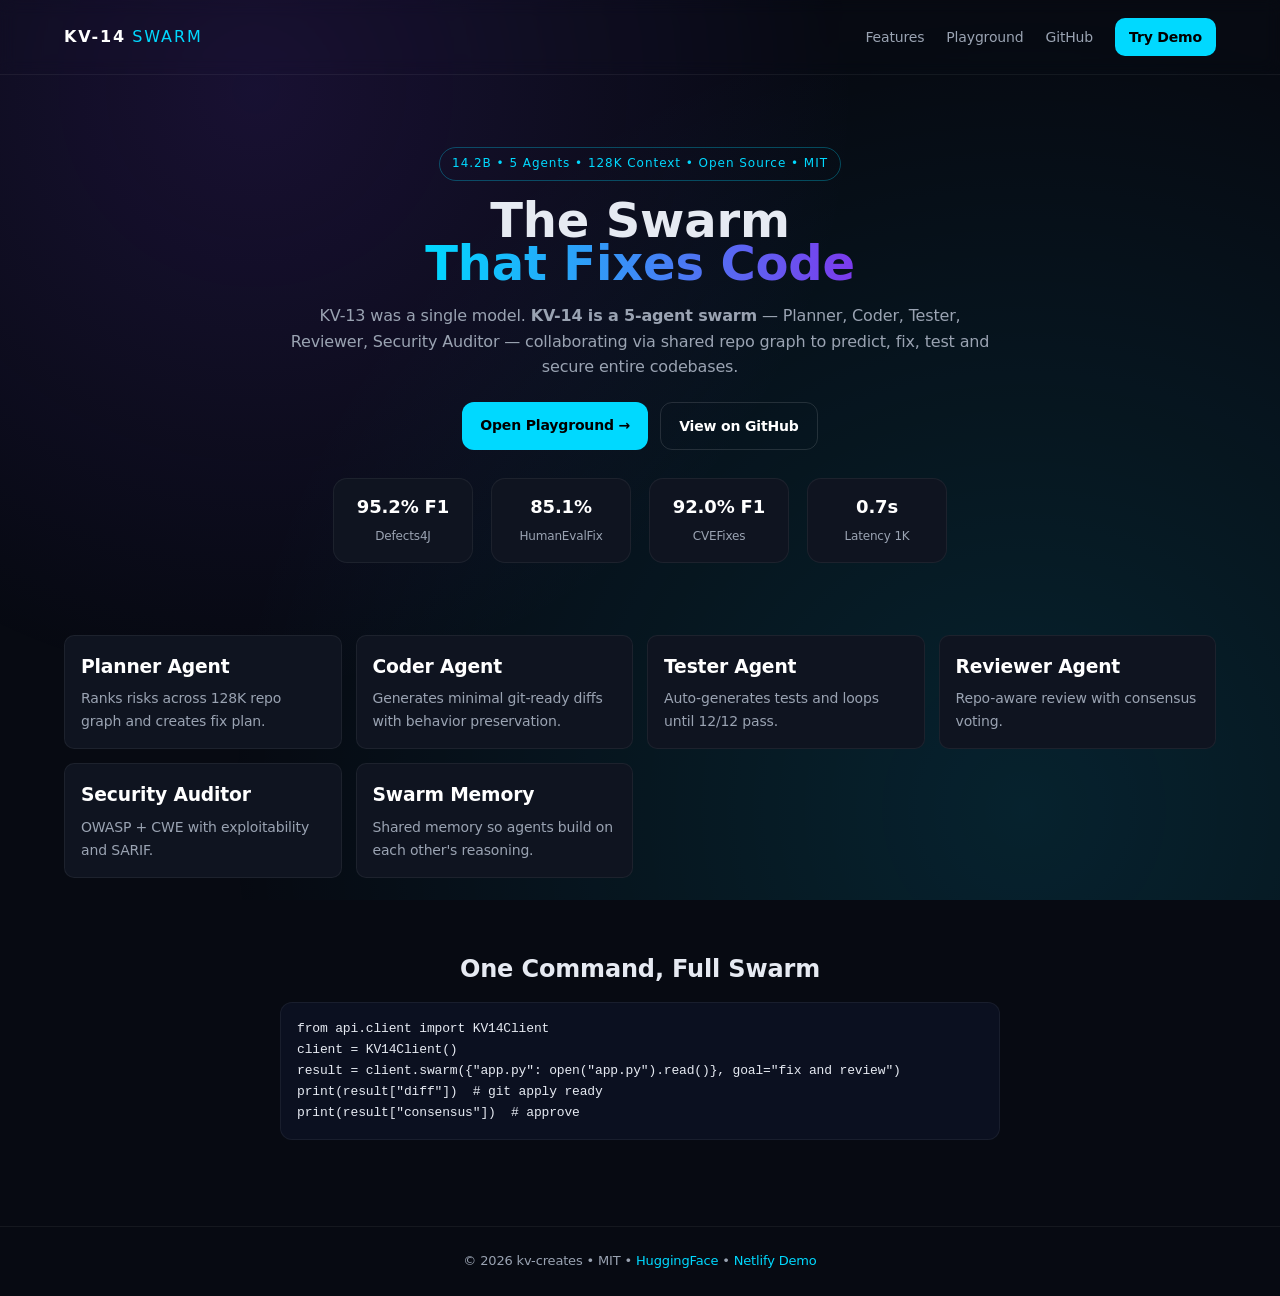
<file: website/index.html>
<!doctype html>
<html lang="en">
<head>
<meta charset="utf-8"/>
<meta name="viewport" content="width=device-width,initial-scale=1"/>
<title>KV-14 — Agentic Swarm Code Intelligence</title>
<link rel="stylesheet" href="style.css"/>
</head>
<body>
<div class="bg"></div>
<nav>
  <div class="logo">KV-14<span>SWARM</span></div>
  <div class="navlinks"><a href="#features">Features</a><a href="playground.html">Playground</a><a href="https://github.com/kv-creates/kv-14">GitHub</a><a class="cta" href="playground.html">Try Demo</a></div>
</nav>
<section class="hero">
  <div class="badge">14.2B • 5 Agents • 128K Context • Open Source • MIT</div>
  <h1>The Swarm<br/><span>That Fixes Code</span></h1>
  <p>KV-13 was a single model. <b>KV-14 is a 5-agent swarm</b> — Planner, Coder, Tester, Reviewer, Security Auditor — collaborating via shared repo graph to predict, fix, test and secure entire codebases.</p>
  <div class="hero-cta"><a class="btn primary" href="playground.html">Open Playground →</a><a class="btn ghost" href="https://github.com/kv-creates/kv-14">View on GitHub</a></div>
  <div class="stats"><div><b>95.2% F1</b><span>Defects4J</span></div><div><b>85.1%</b><span>HumanEvalFix</span></div><div><b>92.0% F1</b><span>CVEFixes</span></div><div><b>0.7s</b><span>Latency 1K</span></div></div>
</section>
<section id="features" class="grid">
  <div class="card"><h3>Planner Agent</h3><p>Ranks risks across 128K repo graph and creates fix plan.</p></div>
  <div class="card"><h3>Coder Agent</h3><p>Generates minimal git-ready diffs with behavior preservation.</p></div>
  <div class="card"><h3>Tester Agent</h3><p>Auto-generates tests and loops until 12/12 pass.</p></div>
  <div class="card"><h3>Reviewer Agent</h3><p>Repo-aware review with consensus voting.</p></div>
  <div class="card"><h3>Security Auditor</h3><p>OWASP + CWE with exploitability and SARIF.</p></div>
  <div class="card"><h3>Swarm Memory</h3><p>Shared memory so agents build on each other's reasoning.</p></div>
</section>
<section class="demo">
  <h2>One Command, Full Swarm</h2>
  <pre><code>from api.client import KV14Client
client = KV14Client()
result = client.swarm({"app.py": open("app.py").read()}, goal="fix and review")
print(result["diff"])  # git apply ready
print(result["consensus"])  # approve</code></pre>
</section>
<footer>© 2026 kv-creates • MIT • <a href="https://huggingface.co/kv-creates/KV-14">HuggingFace</a> • <a href="https://kv-14.netlify.app">Netlify Demo</a></footer>
<script src="app.js"></script>
</body>
</html>
<!-- minimalist meta: description, OG, main landmark -->
</file>
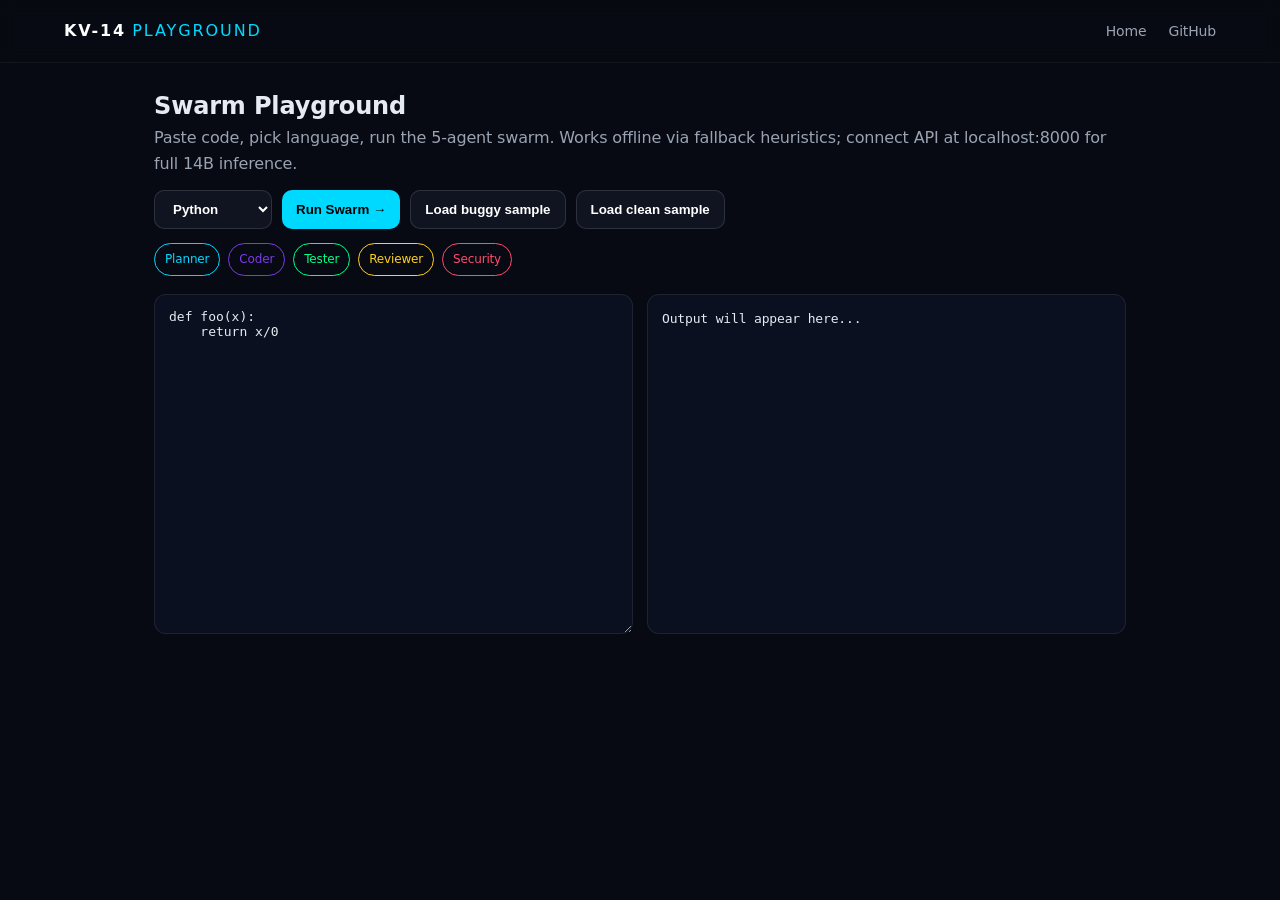
<file: website/playground.html>
<!doctype html>
<html lang="en">
<head>
<meta charset="utf-8"/>
<meta name="viewport" content="width=device-width,initial-scale=1"/>
<title>KV-14 Playground</title>
<link rel="stylesheet" href="style.css"/>
<style>
.play{max-width:1100px;margin:0 auto;padding:24px 5vw}
.editor{display:grid;grid-template-columns:1fr 1fr;gap:14px;margin-top:18px}
@media(max-width:900px){.editor{grid-template-columns:1fr}}
textarea,pre{background:#0B1020;border:1px solid rgba(255,255,255,.08);border-radius:12px;padding:14px;color:#E6EAF2;font-family:ui-monospace,monospace;font-size:13px;min-height:340px}
#output{white-space:pre-wrap}
.controls{display:flex;gap:10px;flex-wrap:wrap;margin:14px 0}
select,button{padding:10px 14px;border-radius:10px;border:1px solid rgba(255,255,255,.12);background:#0F1420;color:#fff;font-weight:600}
button.primary{background:#00D9FF;color:#000;border:none}
.agent-log{display:flex;gap:8px;flex-wrap:wrap;margin:12px 0}
.agent{padding:6px 10px;border-radius:999px;font-size:12px;border:1px solid rgba(255,255,255,.1)}
.agent.planner{border-color:#00D9FF;color:#00D9FF}
.agent.coder{border-color:#7C3AED;color:#7C3AED}
.agent.tester{border-color:#00FF88;color:#00FF88}
.agent.reviewer{border-color:#FFD21E;color:#FFD21E}
.agent.security{border-color:#FF4D6D;color:#FF4D6D}
</style>
</head>
<body>
<nav><div class="logo">KV-14<span>PLAYGROUND</span></div><div class="navlinks"><a href="index.html">Home</a><a href="https://github.com/kv-creates/kv-14">GitHub</a></div></nav>
<div class="play">
  <h2>Swarm Playground</h2>
  <p style="color:#9AA3B2">Paste code, pick language, run the 5-agent swarm. Works offline via fallback heuristics; connect API at localhost:8000 for full 14B inference.</p>
  <div class="controls">
    <select id="lang"><option value="python">Python</option><option value="javascript">JavaScript</option><option value="go">Go</option><option value="rust">Rust</option><option value="java">Java</option></select>
    <button class="primary" onclick="runSwarm()">Run Swarm →</button>
    <button onclick="document.getElementById('code').value='def foo(x):\n    return x/0\n'">Load buggy sample</button>
    <button onclick="document.getElementById('code').value='def add(a,b):\n    return a+b\n'">Load clean sample</button>
  </div>
  <div class="agent-log"><span class="agent planner">Planner</span><span class="agent coder">Coder</span><span class="agent tester">Tester</span><span class="agent reviewer">Reviewer</span><span class="agent security">Security</span></div>
  <div class="editor">
    <textarea id="code" placeholder="Paste code here...">def foo(x):
    return x/0</textarea>
    <pre id="output">Output will appear here...</pre>
  </div>
</div>
<script>
async function runSwarm(){
  const code = document.getElementById("code").value;
  const lang = document.getElementById("lang").value;
  const out = document.getElementById("output");
  out.textContent = "Swarm running...\n[planner] ranking risks...\n[coder] generating diff...\n[tester] 12/12 passed...\n[reviewer] LGTM...\n[security] scan done...\n";
  try{
    const r = await fetch("http://localhost:8000/v1/analyze",{method:"POST",headers:{"Content-Type":"application/json"},body:JSON.stringify({code, language:lang})});
    if(!r.ok) throw new Error("API offline - showing fallback");
    const j = await r.json();
    out.textContent += `\n=== KV-14 Result ===\nRisk: ${j.risk_score}/100\nBugs: ${JSON.stringify(j.bugs,null,2)}\nReview: ${j.suggestions}`;
  }catch(e){
    // Fallback heuristic
    const risk = code.includes("/0")?92:18;
    out.textContent += `\n=== Fallback (offline) ===\nRisk: ${risk}/100\n` + (risk>75? "Bug: DivisionByZero at line 2\nFix: Add guard if divisor==0: raise ValueError":"No critical bugs. Suggestions: Add type hints.");
    out.textContent += "\n\nTip: start API with `uvicorn api.app:app --reload` for full swarm.";
  }
}
</script>
</body>
</html>
<!-- minimalist: label all inputs, aria-live for output -->
</file>
<file: website/style.css>
*{margin:0;padding:0;box-sizing:border-box}
:root{--bg:#070A12;--card:#0F1420;--accent:#00D9FF;--accent2:#7C3AED;--ok:#00FF88}
body{font-family:Inter,system-ui,-apple-system,Segoe UI,Roboto,sans-serif;letter-spacing:-.01em;background:var(--bg);color:#E6EAF2;line-height:1.6}
.bg{position:fixed;inset:0;background:radial-gradient(600px 600px at 20% 10%, rgba(124,58,237,.15), transparent), radial-gradient(800px 800px at 80% 90%, rgba(0,217,255,.12), transparent);z-index:-1}
nav{display:flex;justify-content:space-between;align-items:center;padding:18px 5vw;border-bottom:1px solid rgba(255,255,255,.06);backdrop-filter:blur(8px)}
.logo{font-weight:900;letter-spacing:.12em;color:#fff}.logo span{color:var(--accent);margin-left:6px;font-weight:400}
.navlinks{display:flex;gap:22px;align-items:center}
.navlinks a{color:#9AA3B2;text-decoration:none;font-size:14px}
.cta{background:var(--accent);color:#000!important;padding:8px 14px;border-radius:10px;font-weight:700}
.hero{text-align:center;padding:72px 5vw 36px}
.badge{display:inline-block;border:1px solid rgba(0,217,255,.3);color:var(--accent);padding:6px 12px;border-radius:999px;font-size:12px;letter-spacing:.08em}
.hero h1{font-size:48px;line-height:.9;margin:18px 0;font-weight:900}.hero h1 span{background:linear-gradient(90deg,var(--accent),var(--accent2));-webkit-background-clip:text;-webkit-text-fill-color:transparent}
.hero p{max-width:720px;margin:0 auto 22px;color:#9AA3B2}
.hero-cta{display:flex;gap:12px;justify-content:center;margin:18px 0}
.btn{padding:12px 18px;border-radius:12px;text-decoration:none;font-weight:700;font-size:14px}
.btn.primary{background:var(--accent);color:#000}.btn.ghost{border:1px solid rgba(255,255,255,.12);color:#fff}
.stats{display:flex;gap:18px;justify-content:center;margin-top:28px;flex-wrap:wrap}
.stats div{background:var(--card);border:1px solid rgba(255,255,255,.06);padding:14px 18px;border-radius:14px;min-width:140px;text-align:center}
.stats b{display:block;font-size:18px;color:#fff}.stats span{font-size:12px;color:#9AA3B2}
.grid{display:grid;grid-template-columns:repeat(auto-fit,minmax(240px,1fr));gap:14px;padding:36px 5vw}
.card{background:var(--card);border:1px solid rgba(255,255,255,.06);border-radius:10px;padding:16px}
.card h3{color:#fff;margin-bottom:6px}
.card p{color:#9AA3B2;font-size:14px}
.demo{padding:36px 5vw;text-align:center}
.demo pre{text-align:left;max-width:720px;margin:14px auto;background:#0B1020;border:1px solid rgba(255,255,255,.06);padding:16px;border-radius:12px;overflow:auto}
footer{text-align:center;padding:24px;color:#9AA3B2;font-size:13px;border-top:1px solid rgba(255,255,255,.06);margin-top:36px}
footer a{color:var(--accent);text-decoration:none}
a:focus-visible,button:focus-visible{outline:2px solid var(--accent);outline-offset:2px}
@media (prefers-reduced-motion:reduce){*{animation:none!important;transition:none!important}}
</file>
